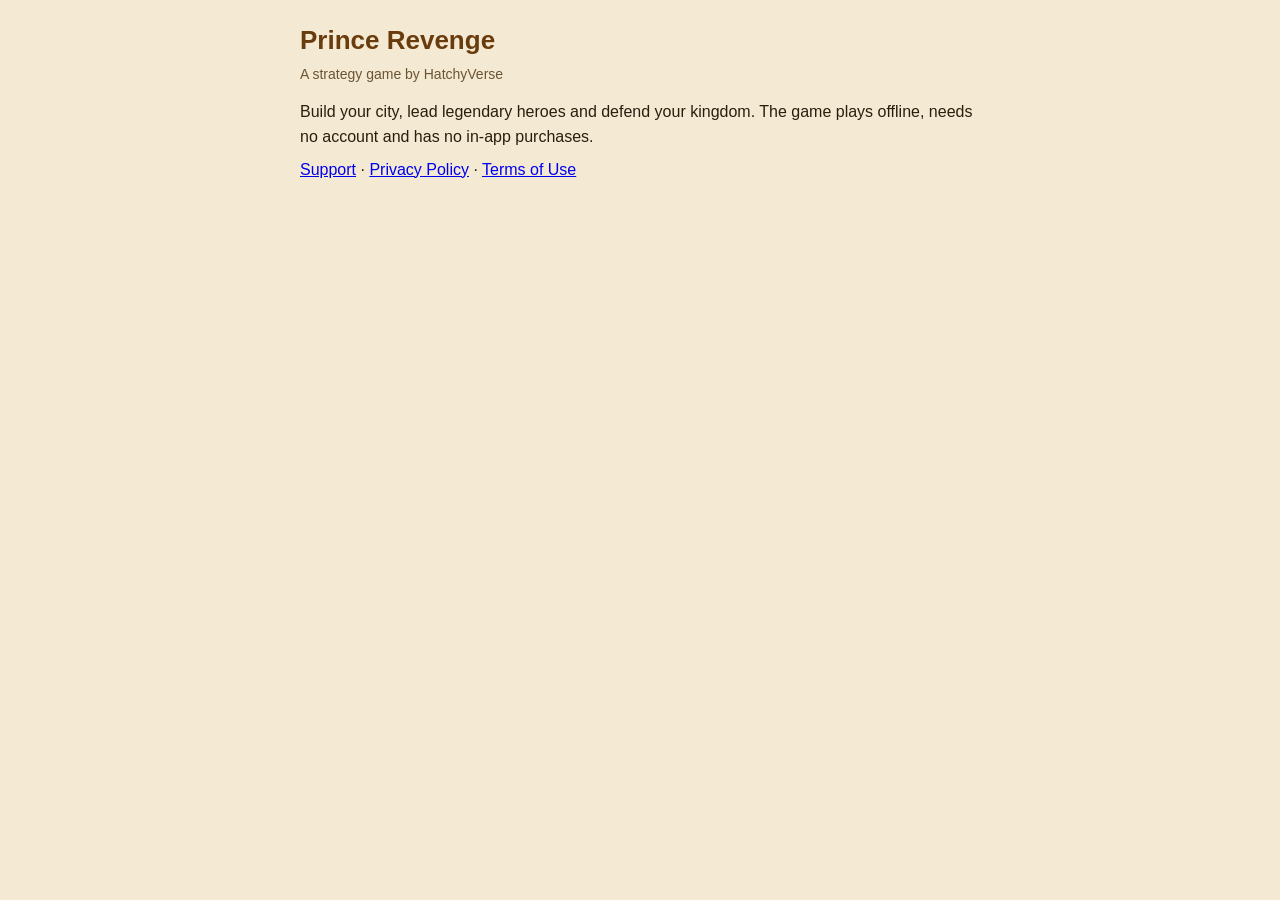
<file: index.html>
<!doctype html>
<html lang="en">
<head>
<meta charset="utf-8">
<meta name="viewport" content="width=device-width, initial-scale=1">
<title>Prince Revenge</title>
<link rel="stylesheet" href="legal.css">
</head>
<body>
<article lang="en" dir="ltr">
<h1>Prince Revenge</h1>
<p class="date">A strategy game by HatchyVerse</p>
<p>Build your city, lead legendary heroes and defend your kingdom. The game plays offline, needs no account and has no in-app purchases.</p>
<p><a href="support.html">Support</a> · <a href="privacy.html">Privacy Policy</a> · <a href="terms.html">Terms of Use</a></p>
</article>
</body>
</html>
</file>
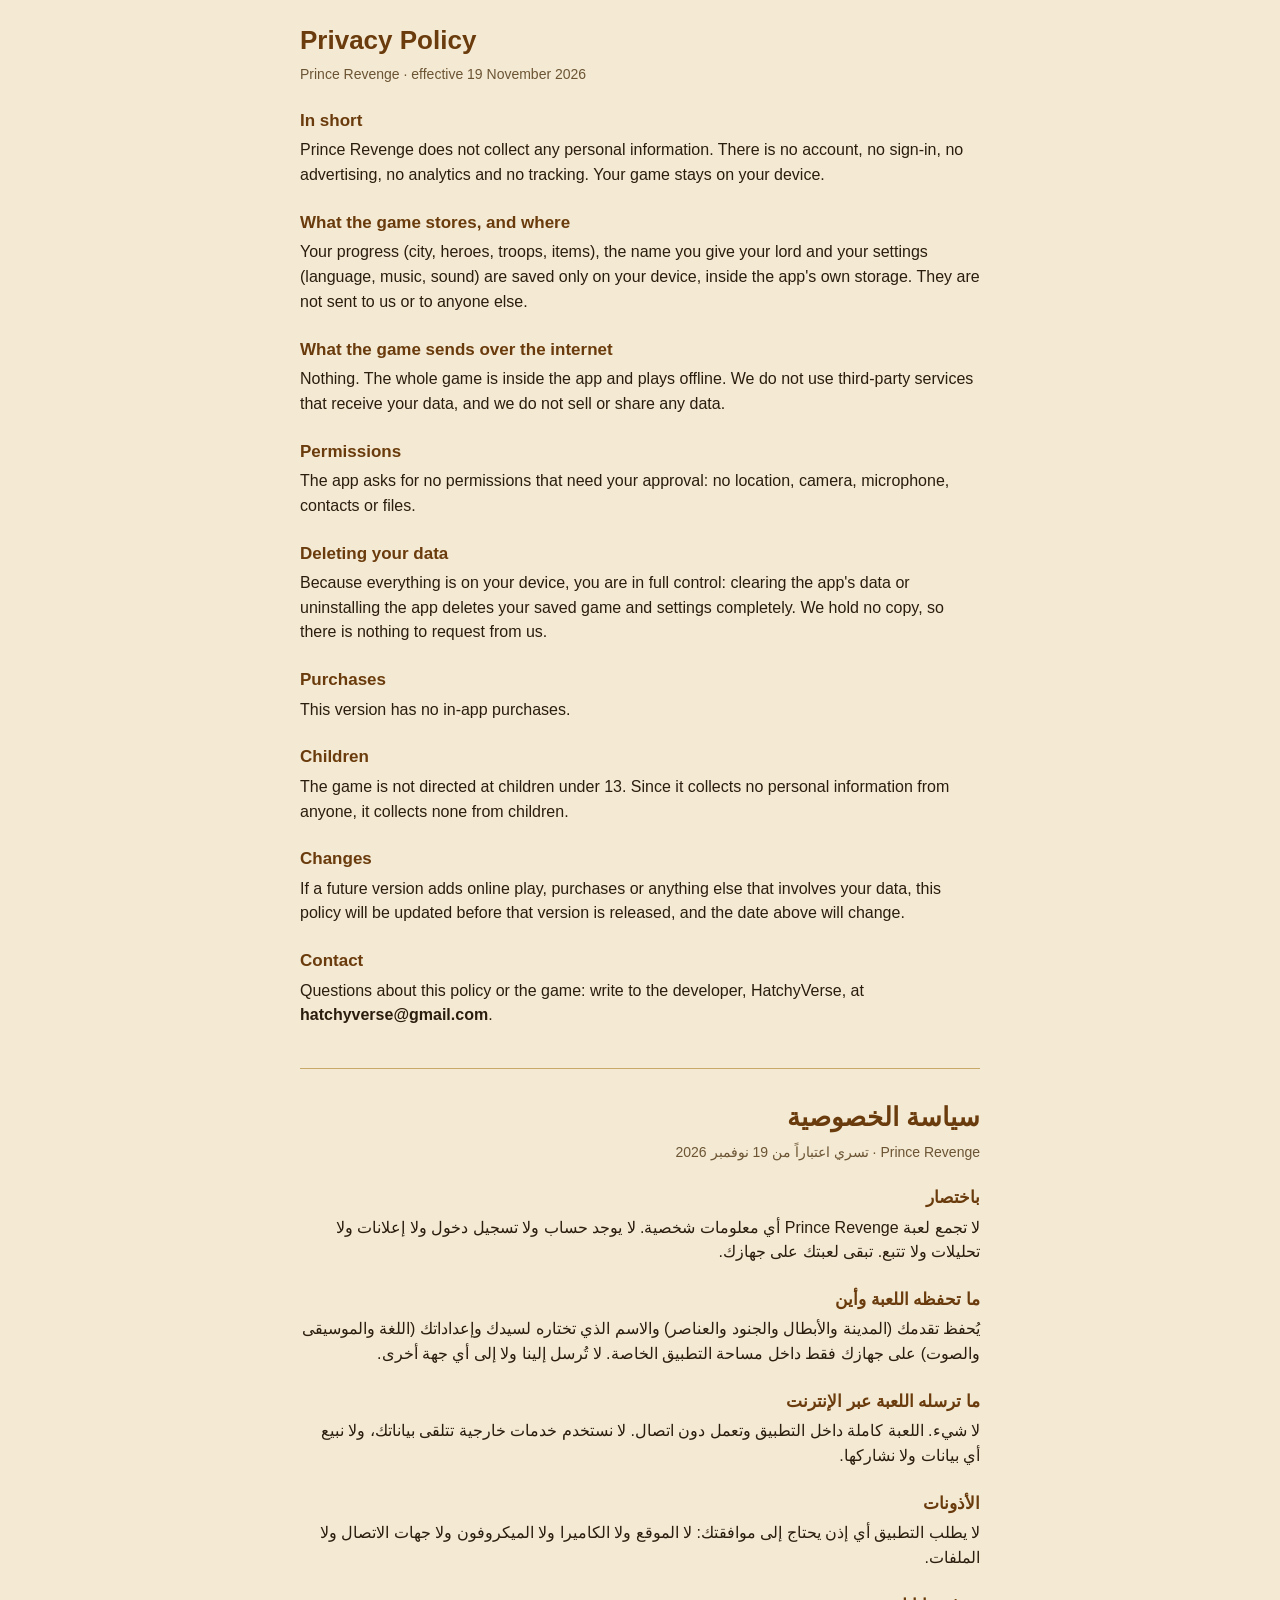
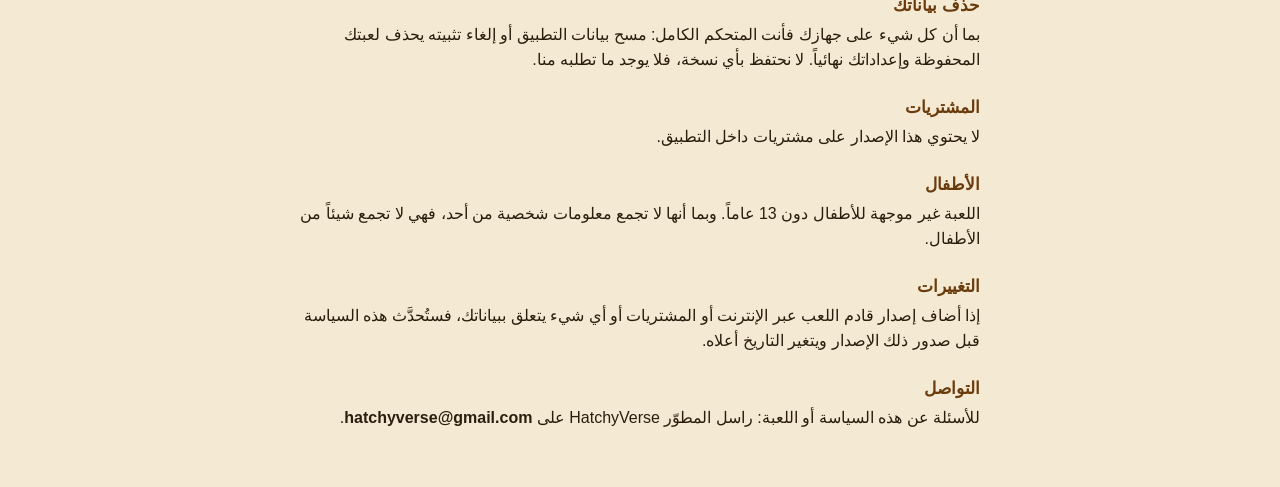
<file: privacy.html>
<!doctype html>
<html lang="en">
<head>
<meta charset="utf-8">
<meta name="viewport" content="width=device-width, initial-scale=1">
<title>Prince Revenge – Privacy Policy</title>
<link rel="stylesheet" href="legal.css">
</head>
<body>
<!-- The privacy policy of Prince Revenge, shown in the game (Settings > Privacy Policy, js/misc/legal.js) and at
     the public address given to the stores. It must stay true to what the store build does: if the online layer,
     purchases, ads or analytics are switched on, this page and the stores' privacy forms change first. -->
<article lang="en" dir="ltr">
<h1>Privacy Policy</h1>
<p class="date">Prince Revenge · effective 19 November 2026</p>

<h2>In short</h2>
<p>Prince Revenge does not collect any personal information. There is no account, no sign-in, no advertising, no
analytics and no tracking. Your game stays on your device.</p>

<h2>What the game stores, and where</h2>
<p>Your progress (city, heroes, troops, items), the name you give your lord and your settings (language, music,
sound) are saved only on your device, inside the app's own storage. They are not sent to us or to anyone else.</p>

<h2>What the game sends over the internet</h2>
<p>Nothing. The whole game is inside the app and plays offline. We do not use third-party services that receive
your data, and we do not sell or share any data.</p>

<h2>Permissions</h2>
<p>The app asks for no permissions that need your approval: no location, camera, microphone, contacts or files.</p>

<h2>Deleting your data</h2>
<p>Because everything is on your device, you are in full control: clearing the app's data or uninstalling the app
deletes your saved game and settings completely. We hold no copy, so there is nothing to request from us.</p>

<h2>Purchases</h2>
<p>This version has no in-app purchases.</p>

<h2>Children</h2>
<p>The game is not directed at children under 13. Since it collects no personal information from anyone, it collects
none from children.</p>

<h2>Changes</h2>
<p>If a future version adds online play, purchases or anything else that involves your data, this policy will be
updated before that version is released, and the date above will change.</p>

<h2>Contact</h2>
<p>Questions about this policy or the game: write to the developer, HatchyVerse, at <b>hatchyverse@gmail.com</b>.</p>
</article>

<article lang="ar" dir="rtl">
<h1>سياسة الخصوصية</h1>
<p class="date">Prince Revenge · تسري اعتباراً من 19 نوفمبر 2026</p>

<h2>باختصار</h2>
<p>لا تجمع لعبة Prince Revenge أي معلومات شخصية. لا يوجد حساب ولا تسجيل دخول ولا إعلانات ولا تحليلات ولا تتبع. تبقى لعبتك على جهازك.</p>

<h2>ما تحفظه اللعبة وأين</h2>
<p>يُحفظ تقدمك (المدينة والأبطال والجنود والعناصر) والاسم الذي تختاره لسيدك وإعداداتك (اللغة والموسيقى والصوت) على جهازك فقط داخل مساحة التطبيق الخاصة. لا تُرسل إلينا ولا إلى أي جهة أخرى.</p>

<h2>ما ترسله اللعبة عبر الإنترنت</h2>
<p>لا شيء. اللعبة كاملة داخل التطبيق وتعمل دون اتصال. لا نستخدم خدمات خارجية تتلقى بياناتك، ولا نبيع أي بيانات ولا نشاركها.</p>

<h2>الأذونات</h2>
<p>لا يطلب التطبيق أي إذن يحتاج إلى موافقتك: لا الموقع ولا الكاميرا ولا الميكروفون ولا جهات الاتصال ولا الملفات.</p>

<h2>حذف بياناتك</h2>
<p>بما أن كل شيء على جهازك فأنت المتحكم الكامل: مسح بيانات التطبيق أو إلغاء تثبيته يحذف لعبتك المحفوظة وإعداداتك نهائياً. لا نحتفظ بأي نسخة، فلا يوجد ما تطلبه منا.</p>

<h2>المشتريات</h2>
<p>لا يحتوي هذا الإصدار على مشتريات داخل التطبيق.</p>

<h2>الأطفال</h2>
<p>اللعبة غير موجهة للأطفال دون 13 عاماً. وبما أنها لا تجمع معلومات شخصية من أحد، فهي لا تجمع شيئاً من الأطفال.</p>

<h2>التغييرات</h2>
<p>إذا أضاف إصدار قادم اللعب عبر الإنترنت أو المشتريات أو أي شيء يتعلق ببياناتك، فستُحدَّث هذه السياسة قبل صدور ذلك الإصدار ويتغير التاريخ أعلاه.</p>

<h2>التواصل</h2>
<p>للأسئلة عن هذه السياسة أو اللعبة: راسل المطوّر HatchyVerse على <b dir="ltr">hatchyverse@gmail.com</b>.</p>
</article>
<script src="legal.js"></script>
</body>
</html>
</file>
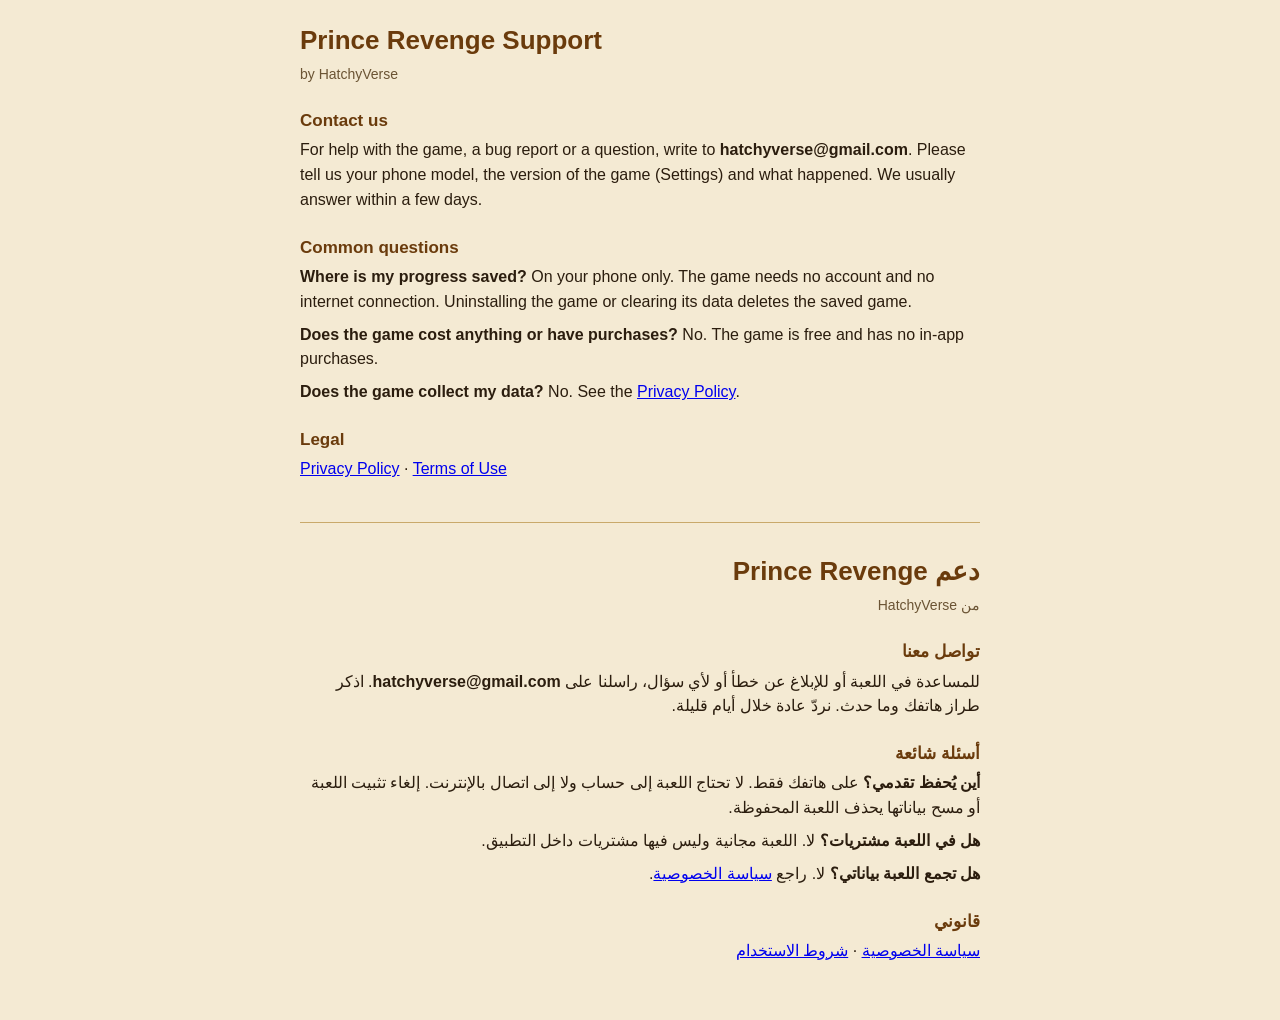
<file: support.html>
<!doctype html>
<html lang="en">
<head>
<meta charset="utf-8">
<meta name="viewport" content="width=device-width, initial-scale=1">
<title>Prince Revenge – Support</title>
<link rel="stylesheet" href="legal.css">
</head>
<body>
<!-- The support page the stores link to (Apple's Support URL). Public, next to privacy.html and terms.html. -->
<article lang="en" dir="ltr">
<h1>Prince Revenge Support</h1>
<p class="date">by HatchyVerse</p>

<h2>Contact us</h2>
<p>For help with the game, a bug report or a question, write to <b>hatchyverse@gmail.com</b>. Please tell us your
phone model, the version of the game (Settings) and what happened. We usually answer within a few days.</p>

<h2>Common questions</h2>
<p><b>Where is my progress saved?</b> On your phone only. The game needs no account and no internet connection.
Uninstalling the game or clearing its data deletes the saved game.</p>
<p><b>Does the game cost anything or have purchases?</b> No. The game is free and has no in-app purchases.</p>
<p><b>Does the game collect my data?</b> No. See the <a href="privacy.html">Privacy Policy</a>.</p>

<h2>Legal</h2>
<p><a href="privacy.html">Privacy Policy</a> · <a href="terms.html">Terms of Use</a></p>
</article>

<article lang="ar" dir="rtl">
<h1>دعم Prince Revenge</h1>
<p class="date">من HatchyVerse</p>

<h2>تواصل معنا</h2>
<p>للمساعدة في اللعبة أو للإبلاغ عن خطأ أو لأي سؤال، راسلنا على <b dir="ltr">hatchyverse@gmail.com</b>. اذكر طراز هاتفك وما حدث. نردّ عادة خلال أيام قليلة.</p>

<h2>أسئلة شائعة</h2>
<p><b>أين يُحفظ تقدمي؟</b> على هاتفك فقط. لا تحتاج اللعبة إلى حساب ولا إلى اتصال بالإنترنت. إلغاء تثبيت اللعبة أو مسح بياناتها يحذف اللعبة المحفوظة.</p>
<p><b>هل في اللعبة مشتريات؟</b> لا. اللعبة مجانية وليس فيها مشتريات داخل التطبيق.</p>
<p><b>هل تجمع اللعبة بياناتي؟</b> لا. راجع <a href="privacy.html">سياسة الخصوصية</a>.</p>

<h2>قانوني</h2>
<p><a href="privacy.html">سياسة الخصوصية</a> · <a href="terms.html">شروط الاستخدام</a></p>
</article>
<script src="legal.js"></script>
</body>
</html>
</file>
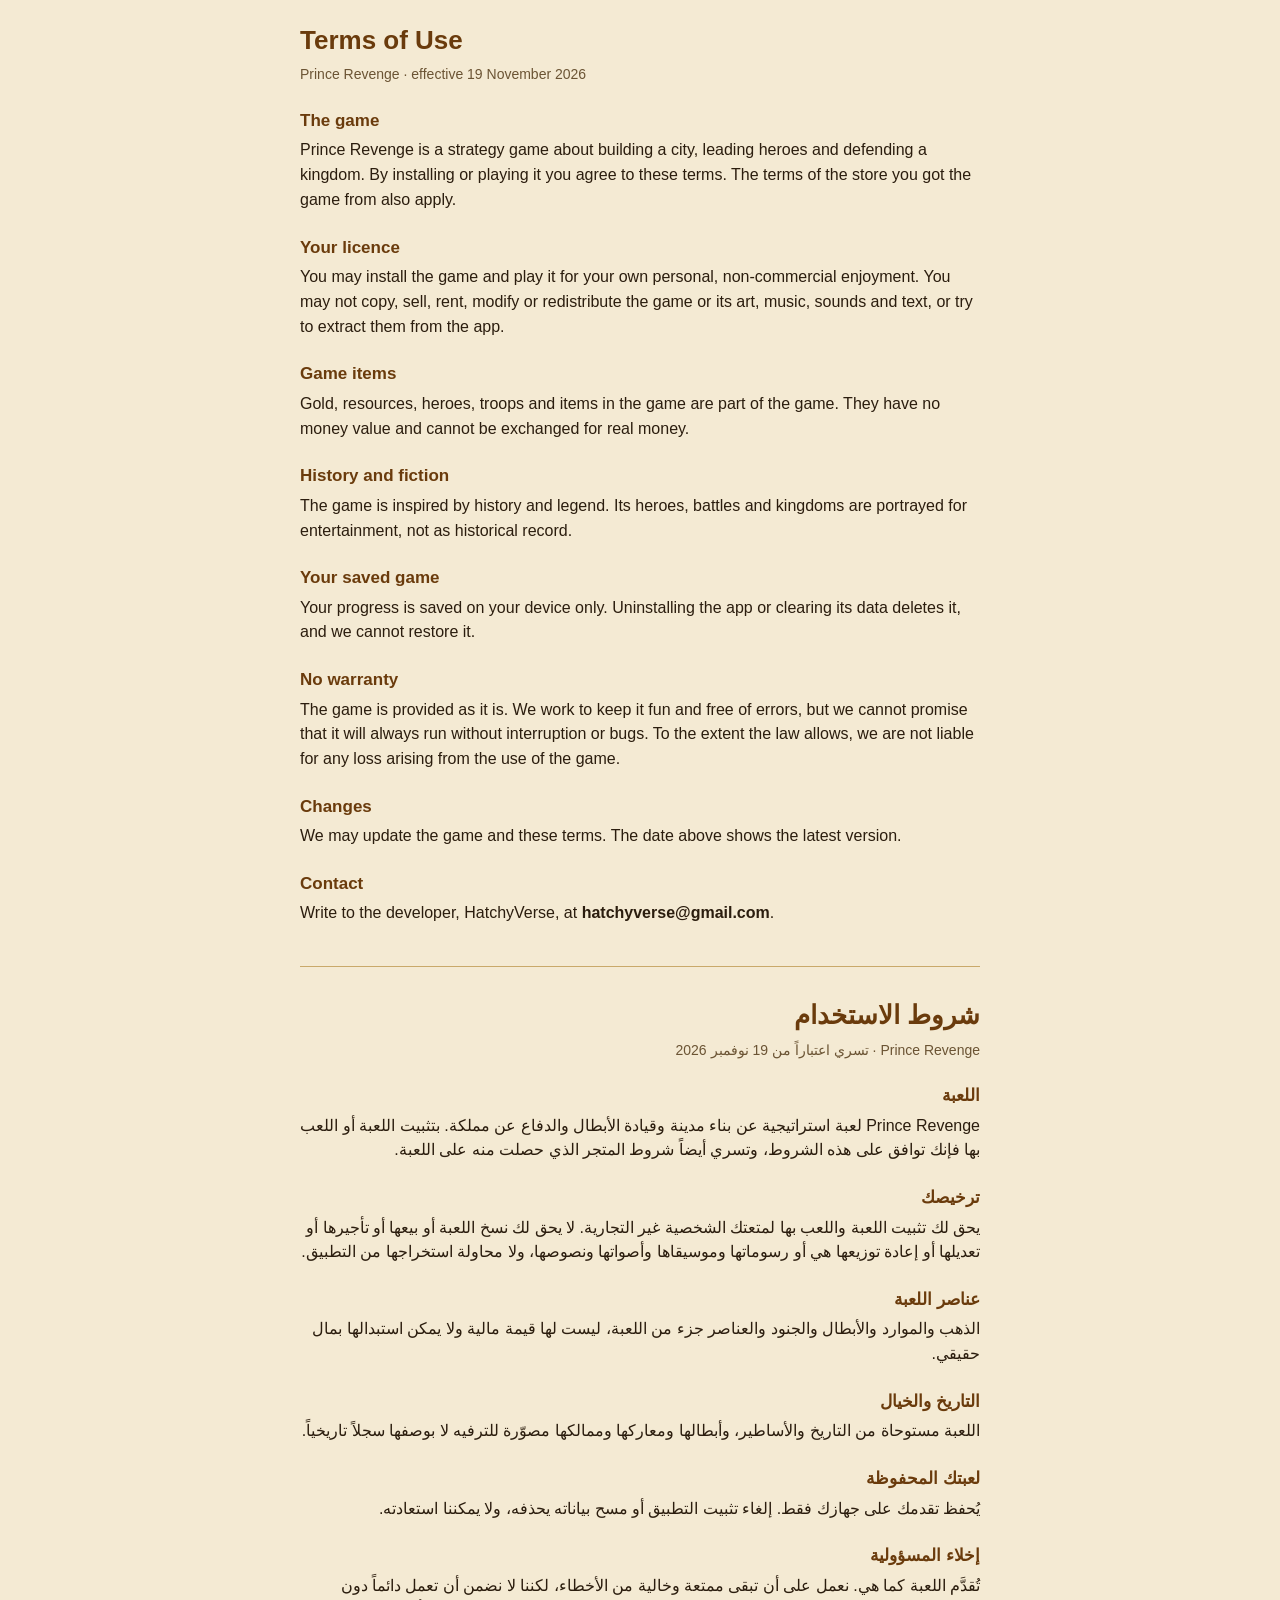
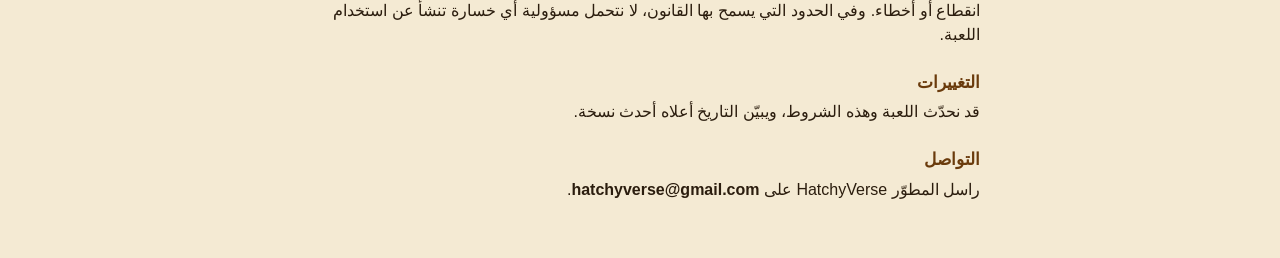
<file: terms.html>
<!doctype html>
<html lang="en">
<head>
<meta charset="utf-8">
<meta name="viewport" content="width=device-width, initial-scale=1">
<title>Prince Revenge – Terms of Use</title>
<link rel="stylesheet" href="legal.css">
</head>
<body>
<!-- The terms of use of Prince Revenge, shown in the game (Settings > Terms of Use, js/misc/legal.js). -->
<article lang="en" dir="ltr">
<h1>Terms of Use</h1>
<p class="date">Prince Revenge · effective 19 November 2026</p>

<h2>The game</h2>
<p>Prince Revenge is a strategy game about building a city, leading heroes and defending a kingdom. By installing
or playing it you agree to these terms. The terms of the store you got the game from also apply.</p>

<h2>Your licence</h2>
<p>You may install the game and play it for your own personal, non-commercial enjoyment. You may not copy, sell,
rent, modify or redistribute the game or its art, music, sounds and text, or try to extract them from the app.</p>

<h2>Game items</h2>
<p>Gold, resources, heroes, troops and items in the game are part of the game. They have no money value and cannot be
exchanged for real money.</p>

<h2>History and fiction</h2>
<p>The game is inspired by history and legend. Its heroes, battles and kingdoms are portrayed for entertainment, not
as historical record.</p>

<h2>Your saved game</h2>
<p>Your progress is saved on your device only. Uninstalling the app or clearing its data deletes it, and we cannot
restore it.</p>

<h2>No warranty</h2>
<p>The game is provided as it is. We work to keep it fun and free of errors, but we cannot promise that it will
always run without interruption or bugs. To the extent the law allows, we are not liable for any loss arising from
the use of the game.</p>

<h2>Changes</h2>
<p>We may update the game and these terms. The date above shows the latest version.</p>

<h2>Contact</h2>
<p>Write to the developer, HatchyVerse, at <b>hatchyverse@gmail.com</b>.</p>
</article>

<article lang="ar" dir="rtl">
<h1>شروط الاستخدام</h1>
<p class="date">Prince Revenge · تسري اعتباراً من 19 نوفمبر 2026</p>

<h2>اللعبة</h2>
<p>Prince Revenge لعبة استراتيجية عن بناء مدينة وقيادة الأبطال والدفاع عن مملكة. بتثبيت اللعبة أو اللعب بها فإنك توافق على هذه الشروط، وتسري أيضاً شروط المتجر الذي حصلت منه على اللعبة.</p>

<h2>ترخيصك</h2>
<p>يحق لك تثبيت اللعبة واللعب بها لمتعتك الشخصية غير التجارية. لا يحق لك نسخ اللعبة أو بيعها أو تأجيرها أو تعديلها أو إعادة توزيعها هي أو رسوماتها وموسيقاها وأصواتها ونصوصها، ولا محاولة استخراجها من التطبيق.</p>

<h2>عناصر اللعبة</h2>
<p>الذهب والموارد والأبطال والجنود والعناصر جزء من اللعبة، ليست لها قيمة مالية ولا يمكن استبدالها بمال حقيقي.</p>

<h2>التاريخ والخيال</h2>
<p>اللعبة مستوحاة من التاريخ والأساطير، وأبطالها ومعاركها وممالكها مصوّرة للترفيه لا بوصفها سجلاً تاريخياً.</p>

<h2>لعبتك المحفوظة</h2>
<p>يُحفظ تقدمك على جهازك فقط. إلغاء تثبيت التطبيق أو مسح بياناته يحذفه، ولا يمكننا استعادته.</p>

<h2>إخلاء المسؤولية</h2>
<p>تُقدَّم اللعبة كما هي. نعمل على أن تبقى ممتعة وخالية من الأخطاء، لكننا لا نضمن أن تعمل دائماً دون انقطاع أو أخطاء. وفي الحدود التي يسمح بها القانون، لا نتحمل مسؤولية أي خسارة تنشأ عن استخدام اللعبة.</p>

<h2>التغييرات</h2>
<p>قد نحدّث اللعبة وهذه الشروط، ويبيّن التاريخ أعلاه أحدث نسخة.</p>

<h2>التواصل</h2>
<p>راسل المطوّر HatchyVerse على <b dir="ltr">hatchyverse@gmail.com</b>.</p>
</article>
<script src="legal.js"></script>
</body>
</html>
</file>
<file: legal.css>
:root { --bg: #f4ead3; --ink: #2b1d0e; --muted: #6b5434; --rule: #c9a96a; --head: #6a3b0c; }
@media (prefers-color-scheme: dark) { :root { --bg: #171310; --ink: #efe2c4; --muted: #b29a72; --rule: #5a4626; --head: #e3b768; } }
html { background: var(--bg); }
body { margin: 0; padding: 20px 16px 48px; color: var(--ink); background: var(--bg);
  font: 16px/1.55 "Trebuchet MS", "Segoe UI", Tahoma, Arial, sans-serif; }
article { max-width: 680px; margin: 0 auto; }
article + article { margin-top: 40px; padding-top: 28px; border-top: 1px solid var(--rule); }
h1 { margin: 0 0 4px; font-size: 26px; color: var(--head); }
h2 { margin: 22px 0 4px; font-size: 17px; color: var(--head); }
p { margin: 0 0 8px; }
.date { color: var(--muted); font-size: 14px; margin-bottom: 14px; }
/* in the game one language is shown (legal.js: ?lang=) */
body.one article + article { margin-top: 0; padding-top: 0; border-top: 0; }
body.one article[hidden] { display: none; }
</file>
